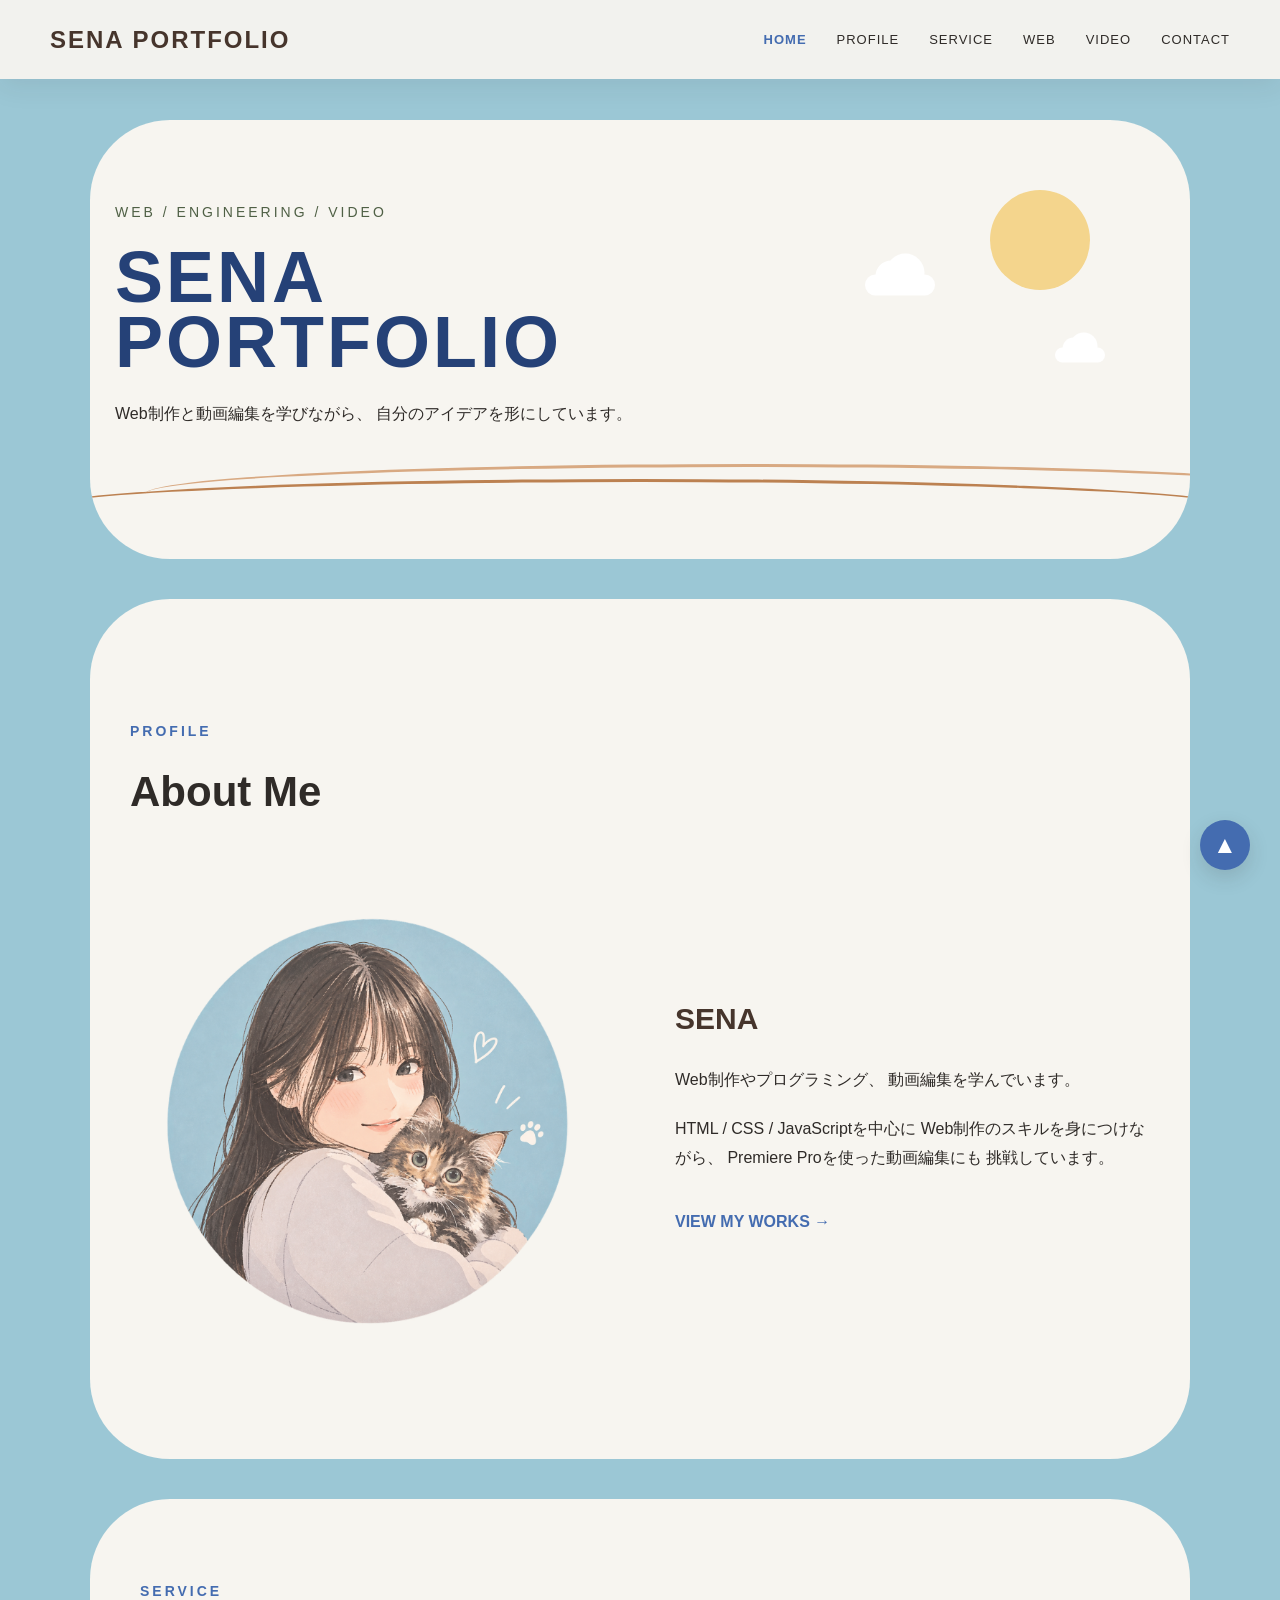
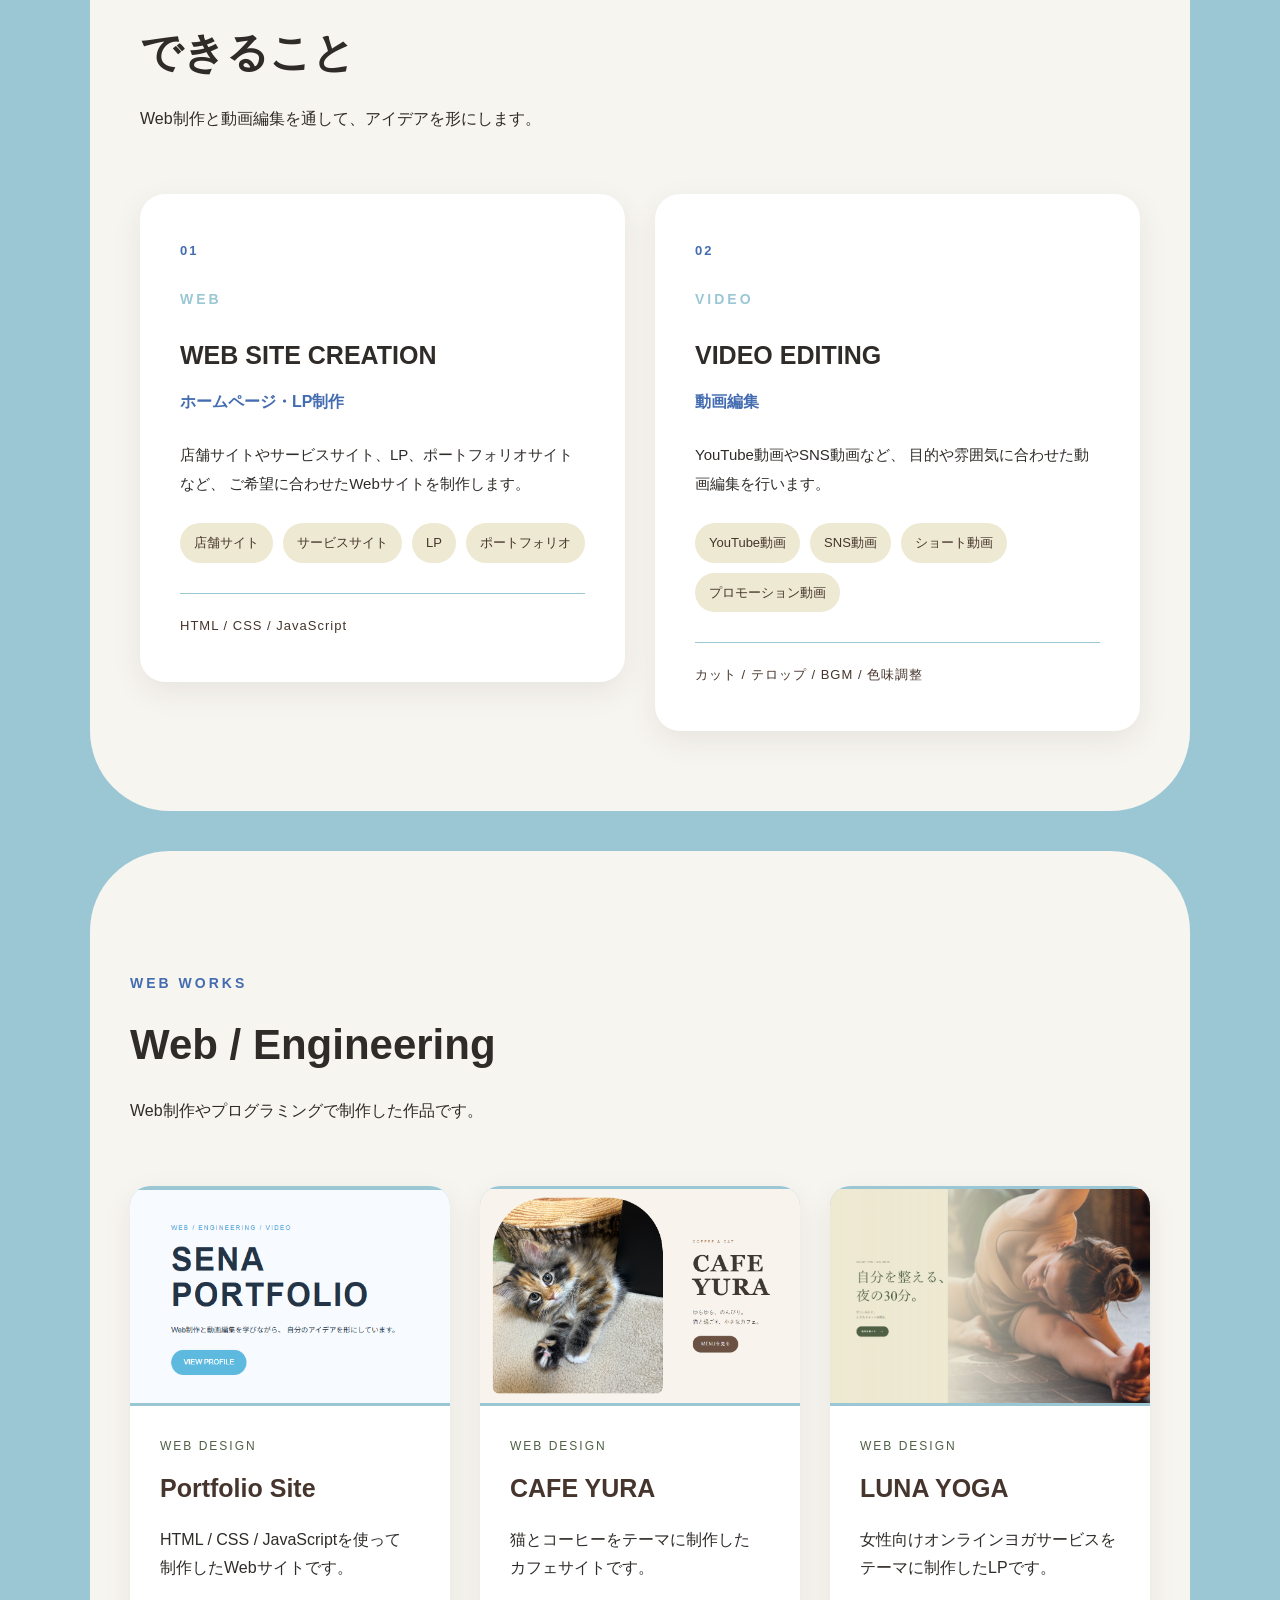
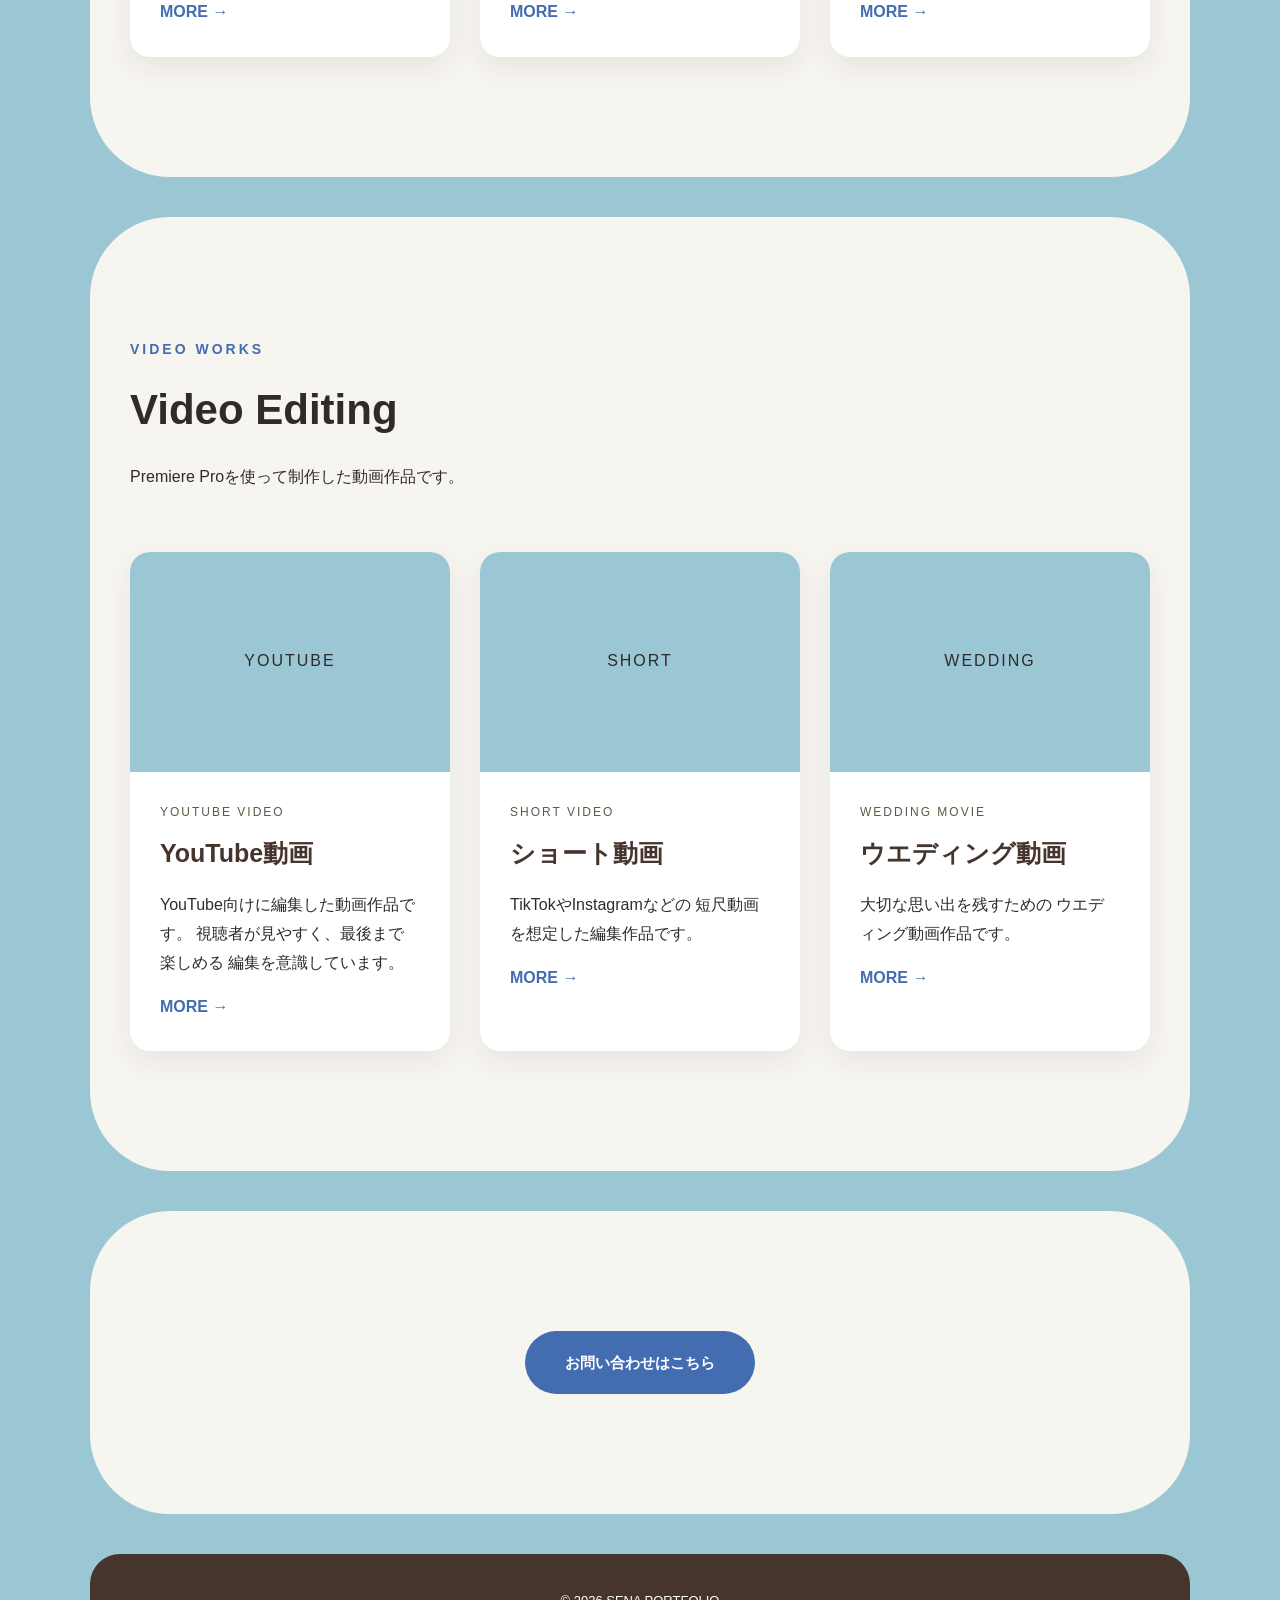
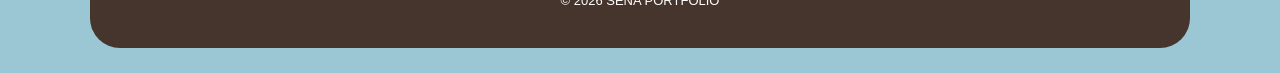
<file: index.html>
<!DOCTYPE html>
<html lang="ja">

<head>
    <meta charset="UTF-8">
    <meta name="viewport" content="width=device-width, initial-scale=1.0">

    <title>SENA PORTFOLIO</title>

    <link rel="stylesheet" href="style.css">
</head>

<body>

    <!-- HEADER -->
    <header class="header">

        <a href="#home" class="logo">
            SENA PORTFOLIO
        </a>

        <nav class="nav">
            <a href="#home">HOME</a>
            <a href="#profile">PROFILE</a>
            <a href="#service">SERVICE</a>
            <a href="#web">WEB</a>
            <a href="#video">VIDEO</a>
            <a href="contact.html">CONTACT</a>
        </nav>

    </header>


    <main>

        <!-- HERO -->
        <section id="home" class="hero">

            <div class="hero-text">

                <p class="small-title">
                    WEB / ENGINEERING / VIDEO
                </p>

                <h1>
                    SENA<br>
                    PORTFOLIO
                </h1>

                <p class="hero-description">
                    Web制作と動画編集を学びながら、
                    自分のアイデアを形にしています。
                </p>

              

            </div>

            <div class="hero-image">
                <div class="image-placeholder">
                    PHOTO
                </div>
            </div>

            <div class="hero-sky">

    <div class="hero-sun"></div>

    <div class="hero-cloud hero-cloud-1"></div>
    <div class="hero-cloud hero-cloud-2"></div>

</div>


<div class="hero-ground">

    <div class="ground-wave ground-wave-1"></div>
    <div class="ground-wave ground-wave-2"></div>

  

</div>





<div class="hero-cat">
    <img src="hero-cat.png" alt="ゆら">
</div>


        </section>


        <!-- PROFILE -->
        <section id="profile" class="section profile">

            <div class="section-heading">

                <p class="section-label">
                    PROFILE
                </p>

                <h2>
                    About Me
                </h2>

            </div>

            <div class="profile-content">

              <div class="profile-image">
    <img
        src="profile-illustration.png"
        alt="SENAとゆらのイラスト"
    >
</div>

                <div class="profile-text">

                    <h3>
                        SENA
                    </h3>

                    <p>
                        Web制作やプログラミング、
                        動画編集を学んでいます。
                    </p>

                    <p>
                        HTML / CSS / JavaScriptを中心に
                        Web制作のスキルを身につけながら、
                        Premiere Proを使った動画編集にも
                        挑戦しています。
                    </p>

                    <a href="#web" class="text-link">
                        VIEW MY WORKS →
                    </a>

                </div>

            </div>

        </section>

<section id="service" class="section service">

    <div class="section-heading">
        <p class="section-label">SERVICE</p>
        <h2>できること</h2>
        <p>Web制作と動画編集を通して、アイデアを形にします。</p>
    </div>

    <div class="service-grid">

        <a href="contact.html" class="service-link">
            <article class="service-card">

            <div class="service-number">01</div>

            <div class="service-icon">WEB</div>

            <h3>WEB SITE CREATION</h3>

            <p class="service-title">
                ホームページ・LP制作
            </p>

            <p class="service-text">
                店舗サイトやサービスサイト、LP、ポートフォリオサイトなど、
                ご希望に合わせたWebサイトを制作します。
            </p>

            <div class="service-list">
                <span>店舗サイト</span>
                <span>サービスサイト</span>
                <span>LP</span>
                <span>ポートフォリオ</span>
            </div>

            <p class="service-tools">
                HTML / CSS / JavaScript
            </p>

            </article>
        </a>



        <a href="contact.html" class="service-link">

            <article class="service-card">

            <div class="service-number">02</div>

            <div class="service-icon">VIDEO</div>

            <h3>VIDEO EDITING</h3>

            <p class="service-title">
                動画編集
            </p>

            <p class="service-text">
                YouTube動画やSNS動画など、
                目的や雰囲気に合わせた動画編集を行います。
            </p>

            <div class="service-list">
                <span>YouTube動画</span>
                <span>SNS動画</span>
                <span>ショート動画</span>
                <span>プロモーション動画</span>
            </div>

            <p class="service-tools">
                カット / テロップ / BGM / 色味調整
            </p>

            </article>
        </a>

    </div>

</section>


 

<!-- WEB WORKS -->
<section id="web" class="section works">

    <div class="section-heading">

        <p class="section-label">
            WEB WORKS
        </p>

        <h2>
            Web / Engineering
        </h2>

        <p>
            Web制作やプログラミングで制作した作品です。
        </p>

    </div>


    <div class="works-grid">

        <!-- WORK 01 -->
        <a href="#" class="work-card">

            <div class="work-image">

                <img
                    src="sena-portfolio.png"
                    alt="SENA PORTFOLIO"
                >

                <div class="work-overlay">
                    <span>VIEW PROJECT</span>
                </div>

            </div>


            <div class="work-content">

                <p class="work-category">
                    WEB DESIGN
                </p>

                <h3>
                    Portfolio Site
                </h3>

                <p>
                    HTML / CSS / JavaScriptを使って
                    制作したWebサイトです。
                </p>

                <span class="text-link">
                    MORE →
                </span>

            </div>

        </a>


        <!-- WORK 02 -->
        <a
            href="cafe_yura/index.html"
            class="work-card"
        >

            <div class="work-image">

                <img
                    src="cafe-yura.png"
                    alt="CAFE YURA"
                >

                <div class="work-overlay">
                    <span>VIEW PROJECT</span>
                </div>

            </div>


            <div class="work-content">

                <p class="work-category">
                    WEB DESIGN
                </p>

                <h3>
                    CAFE YURA
                </h3>

                <p>
                    猫とコーヒーをテーマに制作した
                    カフェサイトです。
                </p>

                <span class="text-link">
                    MORE →
                </span>

            </div>

        </a>


        <!-- WORK 03 -->
        <a
            href="luna_yoga/index.html"
            class="work-card"
        >

            <div class="work-image">

                <img
                    src="luna-yoga.png"
                    alt="LUNA YOGA"
                >

                <div class="work-overlay">
                    <span>VIEW PROJECT</span>
                </div>

            </div>


            <div class="work-content">

                <p class="work-category">
                    WEB DESIGN
                </p>

                <h3>
                    LUNA YOGA
                </h3>

                <p>
                    女性向けオンラインヨガサービスを
                    テーマに制作したLPです。
                </p>

                <span class="text-link">
                    MORE →
                </span>

            </div>

        </a>

    </div>

</section>





<!-- VIDEO WORKS -->
      

        </section>

<!-- VIDEO WORKS -->
<section id="video" class="section video">

    <div class="section-heading">

        <p class="section-label">
            VIDEO WORKS
        </p>

        <h2>
            Video Editing
        </h2>

        <p>
            Premiere Proを使って制作した動画作品です。
        </p>

    </div>


    <div class="works-grid">

        <!-- YouTube -->
        <article class="work-card">

            <div class="work-image">
                YOUTUBE
            </div>

            <div class="work-content">

                <p class="work-category">
                    YOUTUBE VIDEO
                </p>

                <h3>
                    YouTube動画
                </h3>

                <p>
                    YouTube向けに編集した動画作品です。
                    視聴者が見やすく、最後まで楽しめる
                    編集を意識しています。
                </p>

                <a href="#" class="text-link">
                    MORE →
                </a>

            </div>

        </article>


        <!-- Short -->
        <article class="work-card">

            <div class="work-image">
                SHORT
            </div>

            <div class="work-content">

                <p class="work-category">
                    SHORT VIDEO
                </p>

                <h3>
                    ショート動画
                </h3>

                <p>
                    TikTokやInstagramなどの
                    短尺動画を想定した編集作品です。
                </p>

                <a href="#" class="text-link">
                    MORE →
                </a>

            </div>

        </article>


        <!-- Wedding -->
        <article class="work-card">

            <div class="work-image">
                WEDDING
            </div>

            <div class="work-content">

                <p class="work-category">
                    WEDDING MOVIE
                </p>

                <h3>
                    ウエディング動画
                </h3>

                <p>
                    大切な思い出を残すための
                    ウエディング動画作品です。
                </p>

                <a href="#" class="text-link">
                    MORE →
                </a>

            </div>

        </article>

    </div>

</section>

      

    


        <!-- CONTACT -->
       <section id="contact" class="section contact">

         <a href="contact.html" class="contact-button">
        お問い合わせはこちら
        </a>

        </section>

    </main>


    <!-- FOOTER -->
    <footer class="footer">

        <p>
            © 2026 SENA PORTFOLIO
        </p>

    </footer>

   <!-- BACK TO TOP -->
<button id="backToTop" class="back-to-top">
    ▲
</button>

   <script src="script.js"></script>


</body>

</html>
</file>
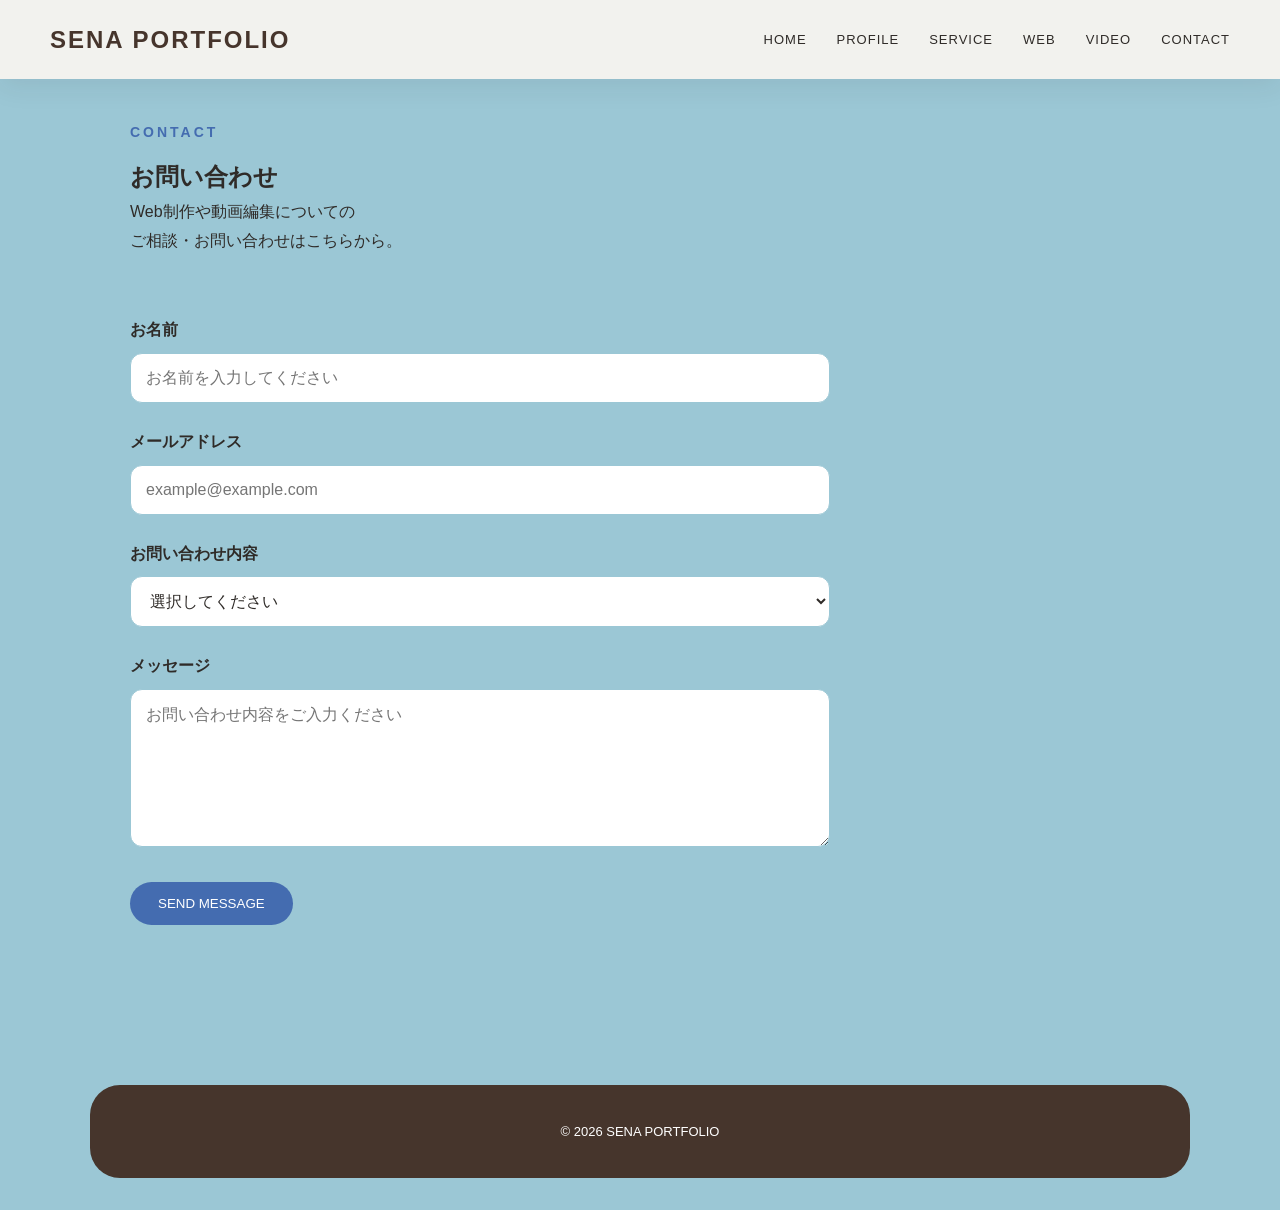
<file: contact.html>
<!DOCTYPE html>
<html lang="ja">

<head>

    <meta charset="UTF-8">

    <meta name="viewport" content="width=device-width, initial-scale=1.0">

    <title>CONTACT | SENA PORTFOLIO</title>

    <link rel="stylesheet" href="style.css">

</head>


<body>

    <!-- HEADER -->

    <header class="header">

        <a href="index.html#home" class="logo">
            SENA PORTFOLIO
        </a>

            <nav class="nav">

    <a href="index.html#home">HOME</a>

    <a href="index.html#profile">PROFILE</a>

    <a href="index.html#service">SERVICE</a>

    <a href="index.html#web">WEB</a>

    <a href="index.html#video">VIDEO</a>

    <a href="contact.html">CONTACT</a>

</nav>

    </header>


    <main>

        <!-- CONTACT -->

        <section class="section contact-page">

            <div class="section-heading">

                <p class="section-label">
                    CONTACT
                </p>

                <h1>
                    お問い合わせ
                </h1>

                <p>
                    Web制作や動画編集についての<br>
                    ご相談・お問い合わせはこちらから。
                </p>

            </div>


                <form
    class="contact-form"
    action="https://formspree.io/f/xgavzqnr"
    method="POST"
>

                <div class="form-group">

                    <label for="name">
                        お名前
                    </label>

                    <input
                        type="text"
                        id="name"
                        name="name"
                        placeholder="お名前を入力してください"
                          required
                    >

                </div>


                <div class="form-group">

                    <label for="email">
                        メールアドレス
                    </label>

                    <input
                        type="email"
                        id="email"
                        name="email"
                        placeholder="example@example.com"
                          required
                    >

                </div>


                <div class="form-group">

                    <label for="type">
                        お問い合わせ内容
                    </label>

                    <select id="type" name="type">

                        <option value="">
                            選択してください
                        </option>

                        <option value="web">
                            Web制作について
                        </option>

                        <option value="video">
                            動画編集について
                        </option>

                        <option value="other">
                            その他
                        </option>

                    </select>

                </div>


                <div class="form-group">

                    <label for="message">
                        メッセージ
                    </label>

                    <textarea
                        id="message"
                        name="message"
                        rows="7"
                        placeholder="お問い合わせ内容をご入力ください"
                          required
                    ></textarea>
                    

                </div>


                <button type="submit" class="button">
                    SEND MESSAGE
                </button>

            </form>

        </section>

    </main>


    <footer class="footer">

        <p>
            © 2026 SENA PORTFOLIO
        </p>

    </footer>

</body>

</html>
</file>
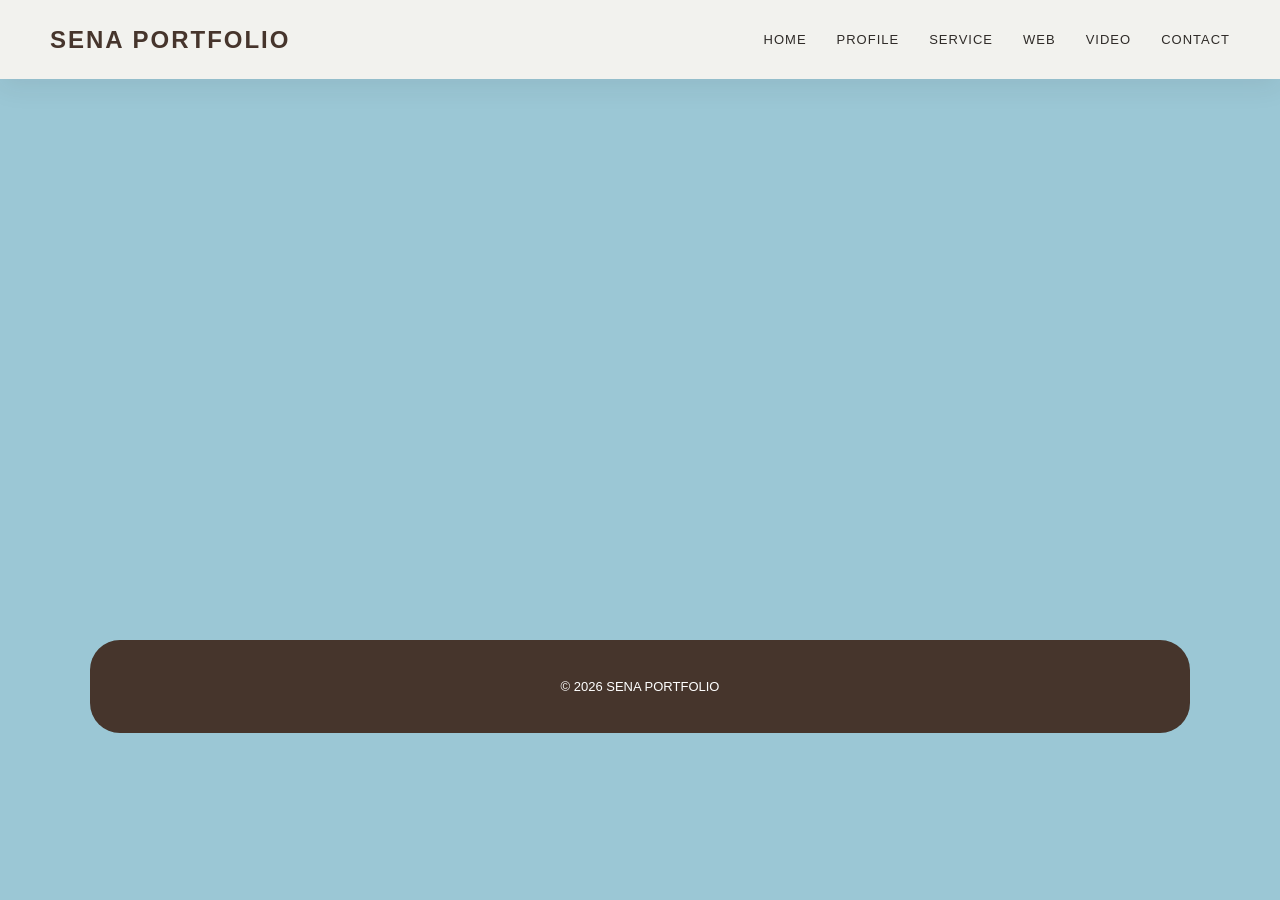
<file: thanks.html>
<!DOCTYPE html>
<html lang="ja">

<head>

    <meta charset="UTF-8">

    <meta name="viewport" content="width=device-width, initial-scale=1.0">

    <title>THANK YOU | SENA PORTFOLIO</title>

    <link rel="stylesheet" href="style.css">

</head>


<body>

    <header class="header">

        <a href="index.html#home" class="logo">
            SENA PORTFOLIO
        </a>

        <nav class="nav">

            <a href="index.html#home">HOME</a>

            <a href="index.html#profile">PROFILE</a>

            <a href="index.html#service">SERVICE</a>

            <a href="index.html#web">WEB</a>

            <a href="index.html#video">VIDEO</a>

            <a href="contact.html">CONTACT</a>

        </nav>

    </header>


    <main>

        <section class="section thanks-page">

            <p class="section-label">
                THANK YOU
            </p>

            <h1>
                お問い合わせありがとうございました
            </h1>

            <p>
                お問い合わせを受け付けました。<br>
                内容を確認のうえ、ご連絡いたします。
            </p>

            <a href="index.html" class="button">
                BACK TO HOME
            </a>

        </section>

    </main>


    <footer class="footer">

        <p>
            © 2026 SENA PORTFOLIO
        </p>

    </footer>

</body>

</html>
</file>
<file: style.css>
/* =========================
   RESET
========================= */

* {
    margin: 0;
    padding: 0;
    box-sizing: border-box;
}

html {
    scroll-behavior: smooth;
}

body {
    font-family: Arial, sans-serif;
    color: #2F2B28;
    background-color: #9BC7D5;
    line-height: 1.8;
}


/* =========================
   COMMON
========================= */

a {
    color: inherit;
    text-decoration: none;
}

.section {
    max-width: 1100px;
    margin: 0 auto;
    padding: 120px 40px;
}

.section-heading {
    margin-bottom: 60px;
}

.section-label {
    color: #446CB0;
    font-size: 14px;
    font-weight: bold;
    letter-spacing: 3px;
    margin-bottom: 10px;
}

.section-heading h2 {
    font-size: 42px;
    margin-bottom: 15px;
    color: #2F2B28;
}

.button {
    display: inline-block;
    padding: 14px 28px;
    background-color: #446CB0;
    color: white;
    border-radius: 30px;
    transition: 0.3s;
}

.button:hover {
    background-color: #46352C;
}


/* =========================
   HEADER
========================= */

.header {
    width: 100%;

    position: fixed;
    top: 0;
    left: 0;

    z-index: 1000;

    padding: 18px 50px;

    display: flex;
    justify-content: space-between;
    align-items: center;

    background-color: rgba(247, 245, 240, 0.95);

    box-shadow: 0 8px 25px rgba(47, 43, 40, 0.08);
}

.logo {
    font-size: 24px;
    font-weight: bold;
    letter-spacing: 2px;
    color: #46352C;
}

.nav {
    display: flex;
    gap: 30px;
}

.nav a {
    font-size: 13px;
    letter-spacing: 1px;
}

.nav a:hover {
    color: #446CB0;
}


/* =========================
   HERO
========================= */

.hero {
    min-height: 60vh;

    display: flex;
    align-items: center;

    max-width: 1100px;
    margin: 120px auto 0;

    padding: 140px 50px 80px;

    background-color: #F7F5F0;

    border-radius: 80px;
}



.hero-text {
    max-width: 650px;
    margin-left: 80px;
    text-align: left;
}

.small-title {
    color: #4F6045;
    font-size: 14px;
    letter-spacing: 3px;
    margin-bottom: 20px;
}

.hero h1 {
    font-size: 72px;
    line-height: 0.9;
    letter-spacing: 3px;
    margin-bottom: 25px;
    color: #254177;
}

.hero-description {
    margin-bottom: 30px;
}


.hero-image {
    display: none;
}

.image-placeholder {
    width: 100%;
    height: 100%;

    display: flex;
    justify-content: center;
    align-items: center;

    background-color: #9BC7D5;
    color: #2F2B28;
    letter-spacing: 3px;

    border-radius: 50% 50% 45% 45%;
}


/* =========================
   PROFILE
========================= */

.profile {
    max-width: 1100px;
    margin: 40px auto 0;

    background-color: #F7F5F0;

    border-radius: 80px;
}

.profile-content {
    display: grid;
    grid-template-columns: 1fr 1fr;
    gap: 70px;
    align-items: center;
}

.profile-image {
    height: 450px;

    display: flex;
    justify-content: center;
    align-items: center;
}

.profile-image img {
    width: 100%;
    height: 100%;

    object-fit: contain;
}



.profile-text h3 {
    font-size: 30px;
    margin-bottom: 20px;
    color: #46352C;
}

.profile-text p {
    margin-bottom: 20px;
}

.text-link {
    display: inline-block;
    margin-top: 15px;
    color: #446CB0;
    font-weight: bold;
}


/* =========================
   WORKS
========================= */

.works {
    max-width: 1100px;
    margin: 40px auto 0;

    background-color: #F7F5F0;

    border-radius: 80px;
}

.works-grid {
    display: grid;
    grid-template-columns: repeat(3, 1fr);
    gap: 30px;
}

.video .works-grid {
    grid-template-columns: repeat(3, 1fr);
}

.work-card {
    display: block;

    background-color: white;
    color: inherit;
    text-decoration: none;

    overflow: hidden;
    border-radius: 20px;

    box-shadow: 0 10px 30px rgba(47, 43, 40, 0.08);

    transition:
        transform 0.3s ease,
        box-shadow 0.3s ease;
}



.work-image {
    height: 220px;
    overflow: hidden;

    display: flex;
    justify-content: center;
    align-items: center;

    background-color: #9BC7D5;
    color: #2F2B28;
    letter-spacing: 2px;
}

.work-image img {
    width: 100%;
    height: 100%;
    object-fit: contain;
}

.work-content {
    padding: 30px;
}

.work-category {
    color: #4F6045;
    font-size: 12px;
    letter-spacing: 2px;
    margin-bottom: 8px;
}

.work-content h3 {
    font-size: 25px;
    margin-bottom: 15px;
    color: #46352C;
}


/* =========================
   VIDEO
========================= */

.video {
    max-width: 1100px;
    margin: 40px auto 0;

    background-color: #F7F5F0;

    border-radius: 80px;
}

    


/* =========================
   CONTACT
========================= */

.contact {
    max-width: 1100px;
    margin: 40px auto 0;

    background-color: #F7F5F0;

    border-radius: 80px;
}

.contact-form {
    max-width: 700px;
}

.form-group {
    margin-bottom: 25px;
}

.form-group label {
    display: block;
    margin-bottom: 8px;
    font-weight: bold;
    color: #2F2B28;
}

.form-group input,
.form-group textarea {
    width: 100%;
    padding: 15px;

    border: 1px solid #9BC7D5;
    border-radius: 12px;

    font-size: 16px;

    background-color: white;
}

.form-group textarea {
    resize: vertical;
}

.contact-form .button {
    border: none;
    cursor: pointer;
}


/* =========================
   FOOTER
========================= */

.footer {
    max-width: 1100px;
    margin: 40px auto 25px;

    padding: 35px;

    text-align: center;

    background-color: #46352C;
    color: white;

    font-size: 13px;

    border-radius: 30px;
}


/* =========================
   MOBILE
========================= */

@media (max-width: 768px) {

     .video .works-grid {
        grid-template-columns: 1fr;
    }



    body {
        padding: 0 10px;
    }

   .header {
    top: 0;
    width: 100%;

    padding: 15px 20px;

    flex-direction: column;
    gap: 10px;

    border-radius: 0;
}

    .nav {
        gap: 15px;
        flex-wrap: wrap;
        justify-content: center;
    }

    .hero {
        flex-direction: column;
        padding: 60px 25px;

        border-radius: 0 0 50px 50px;
    }

    .hero h1 {
        font-size: 50px;
    }

    .hero-image {
        width: 100%;
        height: 400px;
    }

    .section {
        padding: 80px 25px;
    }

    .section-heading h2 {
        font-size: 34px;
    }

    .profile-content {
        grid-template-columns: 1fr;
        gap: 40px;
    }

    .works-grid {
        grid-template-columns: 1fr;
    }

    .profile,
    .works,
    .video,
    .contact {
        border-radius: 50px;
    }

}

        .hero {
    min-height: auto;
    padding: 80px 25px 100px;
}

.hero-text {
    margin-left: 0;
    max-width: 100%;
}

.hero-sky {
    top: 10px;
    right: 10px;
    width: 45%;
    height: 30%;
}

.hero-sun {
    top: 20px;
    right: 20px;
    width: 65px;
    height: 65px;
}

.hero-cloud-1 {
    top: 90px;
    right: 80px;
    transform: scale(0.45);
}

.hero-cloud-2 {
    top: 125px;
    right: 10px;
    transform: scale(0.35);
}

.hero-ground {
    bottom: 15px;
}

.hero-paws {
    display: none;
}

.hero-cat {
    bottom: 35px;
    width: 110px;
}

/* =========================
   SCROLL ANIMATION
========================= */

.hero,
.section {
    opacity: 0;
    transform: translateY(30px);
    transition: opacity 0.8s ease, transform 0.8s ease;
}

.hero.show,
.section.show {
    opacity: 1;
    transform: translateY(0);
}

/* =========================
   ACTIVE NAV
========================= */

.nav a {
    transition: color 0.3s ease;
}

.nav a.active {
    color: #446CB0;
    font-weight: bold;
}

.hero,
.section {
    scroll-margin-top: 100px;
}

/* =========================
   BACK TO TOP
========================= */

.back-to-top {
    position: fixed;

    right: 30px;
    bottom: 30px;

    width: 50px;
    height: 50px;

    border: none;
    border-radius: 50%;

    background-color: #446CB0;
    color: white;

    font-size: 24px;
    line-height: 1;

    cursor: pointer;

    box-shadow: 0 8px 20px rgba(47, 43, 40, 0.15);

    transition:
        background-color 0.3s ease,
        transform 0.3s ease;
    
    z-index: 999;
}

.back-to-top:hover {
    background-color: #46352C;
    transform: translateY(-5px);
}


/* =========================
   WEB WORKS HOVER
   ========================= */

.work-card {
    transition: transform 0.3s ease, box-shadow 0.3s ease;
}

.work-card:hover {
    transform: translateY(-8px);
    box-shadow: 0 18px 35px rgba(47, 43, 40, 0.15);
}

.work-image img {
    transition: transform 0.5s ease;
}

.work-card:hover .work-image img {
    transform: scale(1.05);
}


/* =========================
   WORK IMAGE OVERLAY
   ========================= */

.work-image {
    position: relative;
}

.work-overlay {
    position: absolute;
    top: 0;
    left: 0;

    width: 100%;
    height: 100%;

    background-color: rgba(68, 108, 176, 0.75);

    display: flex;
    justify-content: center;
    align-items: center;

    opacity: 0;

    transition: opacity 0.4s ease;
}

.work-overlay span {
    color: white;
    font-size: 14px;
    font-weight: bold;
    letter-spacing: 2px;

    transform: translateY(10px);

    transition: transform 0.4s ease;
}

.work-card:hover .work-overlay {
    opacity: 1;
}

.work-card:hover .work-overlay span {
    transform: translateY(0);
}

/* =========================
   FULL CARD LINK
   ========================= */

.work-card {
    position: relative;
}

/* =========================
   HERO CAT
========================= */

 .hero {
    position: relative;
    overflow: hidden;
   }

   .hero-cat {
    position: absolute;
    bottom: 55px;
    left: -140px;
    width: 145px;

    animation: catWalk 16s linear infinite;
}

.hero-cat img {
    width: 100%;
    display: block;

    transform-origin: center bottom;

    animation: catMotion 0.7s ease-in-out infinite alternate;
}


    @keyframes catWalk {

    0% {
        left: -140px;
    }

    15% {
        left: 15%;
    }

    35% {
        left: 35%;
    }

    48% {
        left: 48%;
    }

    55% {
        left: 52%;
    }

    62% {
        left: 52%;
    }

    75% {
        left: 70%;
    }

    88% {
        left: 88%;
    }

    100% {
        left: calc(100% + 140px);
    }
}

    @keyframes catMotion {

    0% {
        transform: translateY(0) rotate(-1deg);
    }

    50% {
        transform: translateY(-5px) rotate(1deg);
    }

    100% {
        transform: translateY(0) rotate(-1deg);
    }
}



/* =========================
   SERVICE
========================= */

.service-grid {
    display: grid;
    grid-template-columns: repeat(2, 1fr);
    gap: 30px;
}

.service-card {
    position: relative;
    padding: 45px 40px;
    background-color: white;
    border-radius: 25px;
    box-shadow: 0 10px 30px rgba(47, 43, 40, 0.08);

    transition:
        transform 0.3s ease,
        box-shadow 0.3s ease;
}

.service-card:hover {
    transform: translateY(-8px);
    box-shadow: 0 18px 35px rgba(47, 43, 40, 0.15);
}


/* 番号 */

.service-number {
    margin-bottom: 25px;

    color: #446CB0;
    font-size: 13px;
    font-weight: bold;
    letter-spacing: 2px;
}


/* WEB / VIDEO */

.service-icon {
    margin-bottom: 20px;

    color: #9BC7D5;
    font-size: 14px;
    font-weight: bold;
    letter-spacing: 3px;
}


/* タイトル */

.service-card h3 {
    margin-bottom: 10px;

    color: #2F2B28;
    font-size: 25px;
}


/* 日本語タイトル */

.service-title {
    margin-bottom: 25px;

    color: #446CB0;
    font-size: 16px;
    font-weight: bold;
}


/* 説明 */

.service-text {
    margin-bottom: 25px;

    font-size: 15px;
    line-height: 1.9;
}


/* サービス一覧 */

.service-list {
    display: flex;
    flex-wrap: wrap;
    gap: 10px;

    margin-bottom: 30px;
}

.service-list span {
    padding: 8px 14px;

    background-color: #EEE9D2;
    border-radius: 20px;

    color: #46352C;
    font-size: 13px;
}


/* 使用技術 */

.service-tools {
    padding-top: 20px;

    border-top: 1px solid #9BC7D5;

    color: #46352C;
    font-size: 13px;
    letter-spacing: 1px;
}

@media (max-width: 768px) {

    .service-grid {
        grid-template-columns: 1fr;
    }

    .service-card {
        padding: 35px 25px;
    }

    .service-card h3 {
        font-size: 22px;
    }

}


.service {
    max-width: 1100px;
    margin: 40px auto 0;
    padding: 80px 50px;

    background-color: #F7F5F0;
    border-radius: 80px;
}

@media (max-width: 768px) {

    .service {
        padding: 60px 25px;
        border-radius: 50px;
    }

    .service-grid {
        grid-template-columns: 1fr;
    }

    .service-card {
        padding: 35px 25px;
    }

    .service-card h3 {
        font-size: 22px;
    }

}


/* =========================
   HERO DECORATION
========================= */


.hero-cloud::before,
.hero-cloud::after {
    content: "";
    position: absolute;

    background-color: #E6F0F2;
    border-radius: 50%;
}

.hero-cloud::before {
    width: 45px;
    height: 45px;
    left: 15px;
    bottom: 5px;
}

.hero-cloud::after {
    width: 55px;
    height: 55px;
    right: 15px;
    bottom: 5px;
}

.hero-sky {
    position: absolute;
    top: 0;
    right: 0;

    width: 45%;
    height: 45%;

    pointer-events: none;
}


/* ☀️ 太陽 */

.hero-sun {
    position: absolute;
    top: 70px;
    right: 100px;

    width: 100px;
    height: 100px;

    background-color: #F4D58D;
    border-radius: 50%;
}


/* ☁️ 雲 */

.hero-cloud {
    position: absolute;

    width: 100px;
    height: 30px;

    background-color: #FFFFFF;
    border-radius: 50px;
}

.hero-cloud::before,
.hero-cloud::after {
    content: "";

    position: absolute;

    background-color: #FFFFFF;
    border-radius: 50%;
}

.hero-cloud::before {
    width: 45px;
    height: 45px;

    left: 15px;
    bottom: 5px;
}

.hero-cloud::after {
    width: 55px;
    height: 55px;

    right: 15px;
    bottom: 5px;
}


/* 左側の雲 */

.hero-cloud-1 {
    top: 150px;
    right: 240px;

    transform: scale(0.7);
}


/* 右側の雲 */

.hero-cloud-2 {
    top: 220px;
    right: 60px;

    transform: scale(0.5);
}


/* =========================
   🌱 GROUND
========================= */

.hero-ground {
    position: absolute;

    left: 0;
    bottom: 20px;

    width: 100%;
    height: 80px;

    overflow: hidden;

    pointer-events: none;
}


/* 🤎 1本目の地面 */

.ground-wave {
    position: absolute;

    left: -5%;

    width: 110%;
    height: 60px;

    border-top: 3px solid #BC8151;

    border-radius: 50%;
}


/* 🤎 上側のライン */

.ground-wave-1 {
    bottom: 0;
}


/* 🤎 下側のライン */

.ground-wave-2 {
    bottom: 15px;
    left: 5%;

    border-top-color: #D8A982;
}


/* 🌱 草 */

.hero-grass {
    position: absolute;

    font-size: 16px;

    line-height: 1;
}


/* 左 */

.grass-1 {
    left: 8%;
    bottom: 22px;
}


/* 真ん中 */

.grass-2 {
    left: 48%;
    bottom: 20px;
}


/* 右 */

.grass-3 {
    right: 8%;
    bottom: 22px;
}


/* =========================
   🐾 足跡
========================= */

.hero-paws {
    position: absolute;

    right: 260px;
    bottom: 58px;

    display: flex;
    gap: 18px;

    pointer-events: none;
}

.hero-paws span {
    display: block;

    color: #BC8151;
    font-size: 13px;

    opacity: 0.55;

    transform: rotate(-15deg);
}

.hero-paws span:nth-child(2) {
    transform: rotate(10deg);
}

.hero-paws span:nth-child(3) {
    transform: rotate(-10deg);
}

.hero-paws span:nth-child(4) {
    transform: rotate(15deg);
}


/* =========================
   🐈 ゆら
========================= */

.hero-cat {
    position: absolute;

    bottom: 55px;
    left: -140px;

    width: 110px;

    animation: catWalk 16s linear infinite;
}

.hero-cat img {
    width: 100%;
    display: block;

    transform-origin: center bottom;

    animation: catMotion 0.7s ease-in-out infinite alternate;
}


/* ゆらが歩く */

@keyframes catWalk {

    0% {
        left: -140px;
    }

    15% {
        left: 15%;
    }

    35% {
        left: 35%;
    }

    48% {
        left: 48%;
    }

    55% {
        left: 52%;
    }

    62% {
        left: 52%;
    }

    75% {
        left: 70%;
    }

    88% {
        left: 88%;
    }

    100% {
        left: calc(100% + 140px);
    }
}


/* てくてく感 */

@keyframes catMotion {

    0% {
        transform:
            translateY(0)
            rotate(-1deg)
            rotateY(0deg);
    }

    35% {
        transform:
            translateY(-5px)
            rotate(1deg)
            rotateY(0deg);
    }

    50% {
        transform:
            translateY(0)
            rotate(0deg)
            rotateY(0deg);
    }

 

    /* また前を向く */

    70% {
        transform:
            translateY(-4px)
            rotate(1deg)
            rotateY(0deg);
    }

    100% {
        transform:
            translateY(0)
            rotate(-1deg)
            rotateY(0deg);
    }
}


/* =========================
   MOBILE FINAL ADJUSTMENT
========================= */

@media (max-width: 768px) {

    /* Hero：太陽 */
    .hero-sun {
        top: 15px;
        right: 10px;
        width: 50px;
        height: 50px;
    }

    /* Hero：雲 */
    .hero-cloud-1 {
        top: 65px;
        right: 45px;
        transform: scale(0.3);
    }

    .hero-cloud-2 {
        top: 105px;
        right: 0;
        transform: scale(0.25);
    }

    /* Hero：地面 */
    .hero-ground {
        bottom: 0;
    }

    /* VIDEO：スマホでは縦並び */
    .video .works-grid {
        grid-template-columns: 1fr;
    }

}

.service-link {
    display: block;
    color: inherit;
    text-decoration: none;
}

.contact {
    text-align: center;
}

.contact-button {
    display: inline-block;
    padding: 18px 40px;
    background-color: #446CB0;
    color: white;
    text-decoration: none;
    border-radius: 40px;
    font-size: 15px;
    font-weight: bold;
    transition:
        background-color 0.3s ease,
        transform 0.3s ease;
}

.contact-button:hover {
    background-color: #46352C;
    transform: translateY(-5px);
}

/* =========================
   CONTACT PAGE
========================= */

.contact-page {
    opacity: 1;
    transform: translateY(0);
}


.form-group select {
    width: 100%;
    padding: 15px;
    border: 1px solid #9BC7D5;
    border-radius: 12px;
    font-size: 16px;
    background-color: white;
    color: #2F2B28;
}

/* =========================
   THANK YOU PAGE
========================= */

.thanks-page {
    min-height: 600px;
    display: flex;
    flex-direction: column;
    justify-content: center;
    align-items: center;
    text-align: center;
}

.thanks-page h1 {
    margin-bottom: 25px;
    font-size: 40px;
    color: #2F2B28;
}

.thanks-page p {
    line-height: 2;
}

.thanks-page .button {
    margin-top: 35px;
}
</file>
